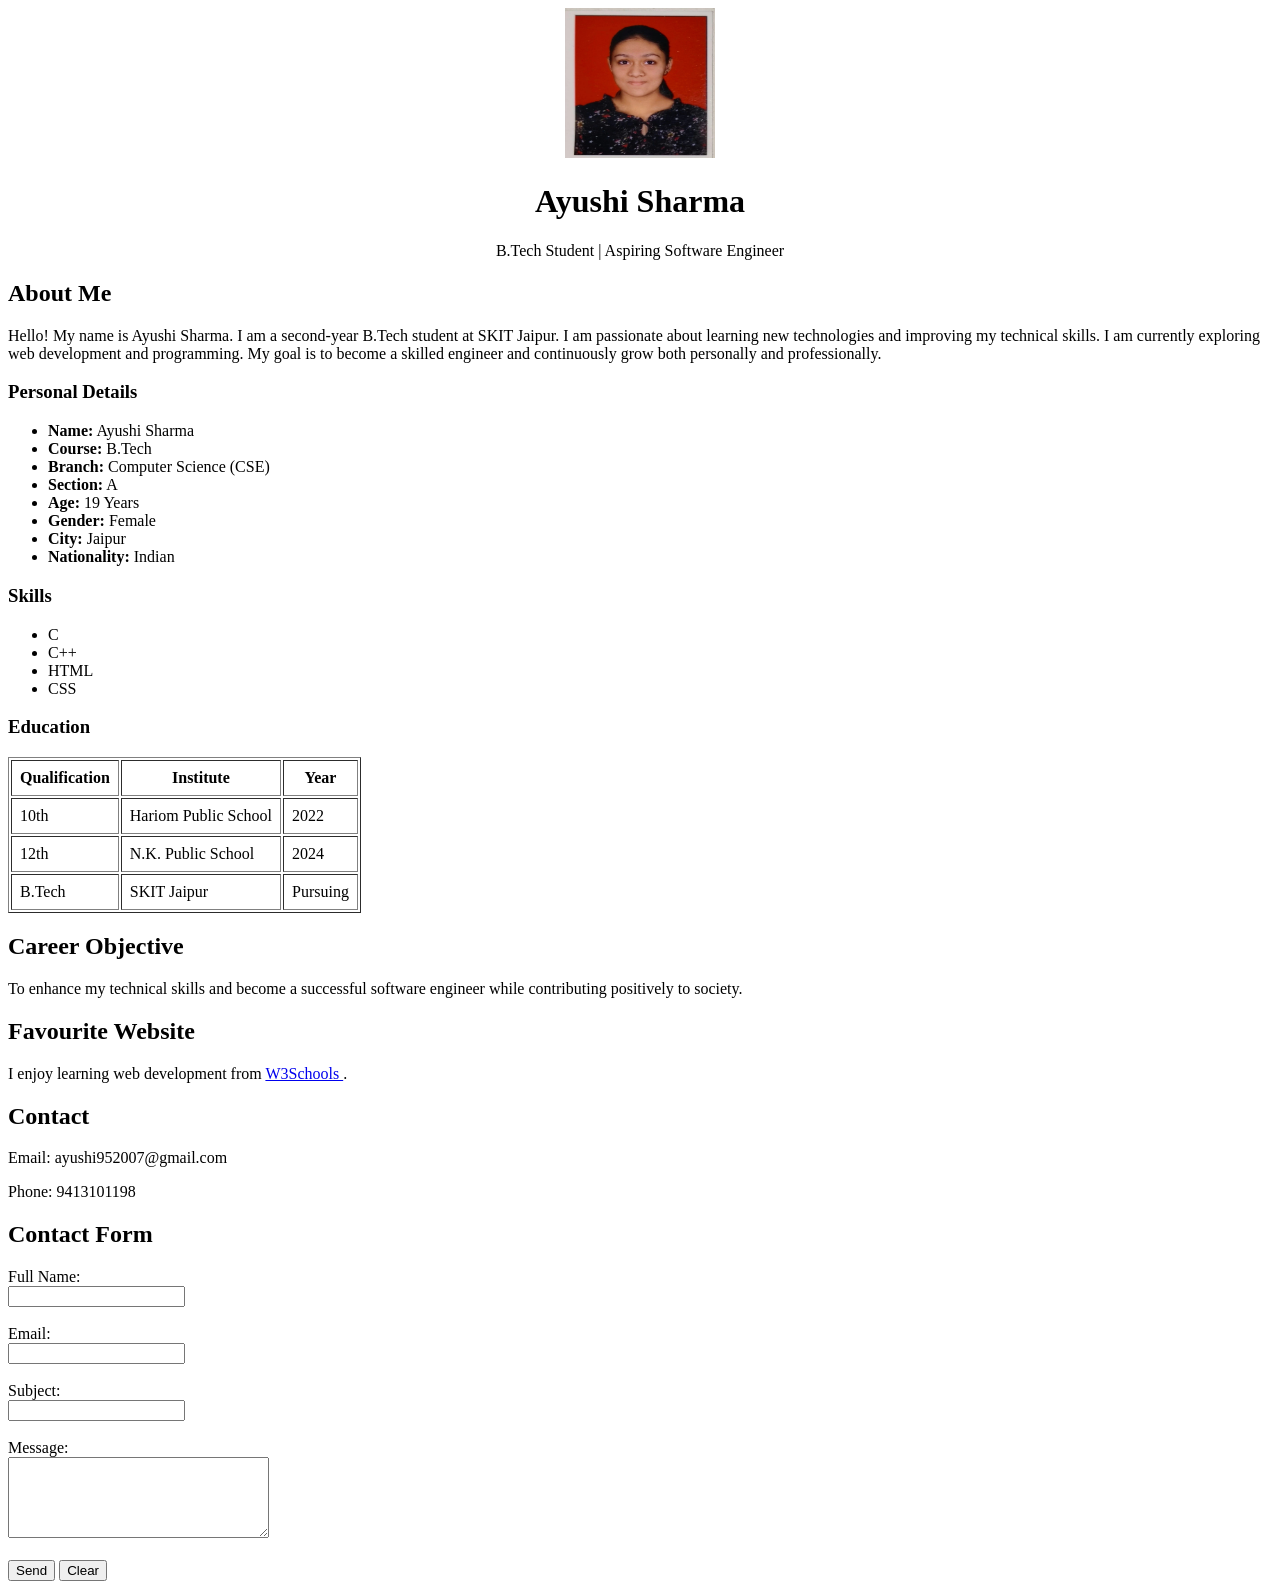
<file: 25ESKCS060/Day1/index.html>
<!DOCTYPE html>
<html lang="en">
<head>
    <meta charset="UTF-8">
    <meta name="viewport" content="width=device-width, initial-scale=1.0">
    <title>Student Profile</title>
</head>

<body>

    <header>
        <center>
            <img src="profile.jpeg" alt="Profile Photo" width="150" height="150">
            <h1>Ayushi Sharma</h1>
            <p>B.Tech Student | Aspiring Software Engineer</p>
        </center>
    </header>

    <section>
        <h2>About Me</h2>

        <p>
            Hello! My name is Ayushi Sharma. I am a second-year B.Tech student at
            SKIT Jaipur. I am passionate about learning new technologies and
            improving my technical skills. I am currently exploring web development
            and programming. My goal is to become a skilled engineer and
            continuously grow both personally and professionally.
        </p>

        <h3>Personal Details</h3>
        <ul>
            <li><b>Name:</b> Ayushi Sharma</li>
            <li><b>Course:</b> B.Tech</li>
            <li><b>Branch:</b> Computer Science (CSE)</li>
            <li><b>Section:</b> A</li>
            <li><b>Age:</b> 19 Years</li>
            <li><b>Gender:</b> Female</li>
            <li><b>City:</b> Jaipur</li>
            <li><b>Nationality:</b> Indian</li>
        </ul>

        <h3>Skills</h3>
        <ul>
            <li>C</li>
            <li>C++</li>
            <li>HTML</li>
            <li>CSS</li>
        </ul>

        <h3>Education</h3>

        <table border="1" cellpadding="8">
            <tr>
                <th>Qualification</th>
                <th>Institute</th>
                <th>Year</th>
            </tr>

            <tr>
                <td>10th</td>
                <td>Hariom Public School</td>
                <td>2022</td>
            </tr>

            <tr>
                <td>12th</td>
                <td>N.K. Public School</td>
                <td>2024</td>
            </tr>

            <tr>
                <td>B.Tech</td>
                <td>SKIT Jaipur</td>
                <td>Pursuing</td>
            </tr>
        </table>
    </section>

    <section>
        <h2>Career Objective</h2>

        <p>
            To enhance my technical skills and become a successful software engineer
            while contributing positively to society.
        </p>
    </section>

    <section>
        <h2>Favourite Website</h2>

        <p>
            I enjoy learning web development from
            <a href="https://www.w3schools.com" target="_blank">
                W3Schools
            </a>.
        </p>
    </section>

    <section>
        <h2>Contact</h2>

        <p>Email: ayushi952007@gmail.com</p>
        <p>Phone: 9413101198</p>
    </section>

    <section>
        <h2>Contact Form</h2>

        <form action="mailto:ayushi952007@gmail.com" method="post" enctype="text/plain">

            <label>Full Name:</label><br>
            <input type="text" name="Full Name" required><br><br>

            <label>Email:</label><br>
            <input type="email" name="Email" required><br><br>

            <label>Subject:</label><br>
            <input type="text" name="Subject" required><br><br>

            <label>Message:</label><br>
            <textarea name="Message" rows="5" cols="30" required></textarea><br><br>

            <input type="submit" value="Send">
            <input type="reset" value="Clear">

        </form>
    </section>

</body>
</html>
</file>
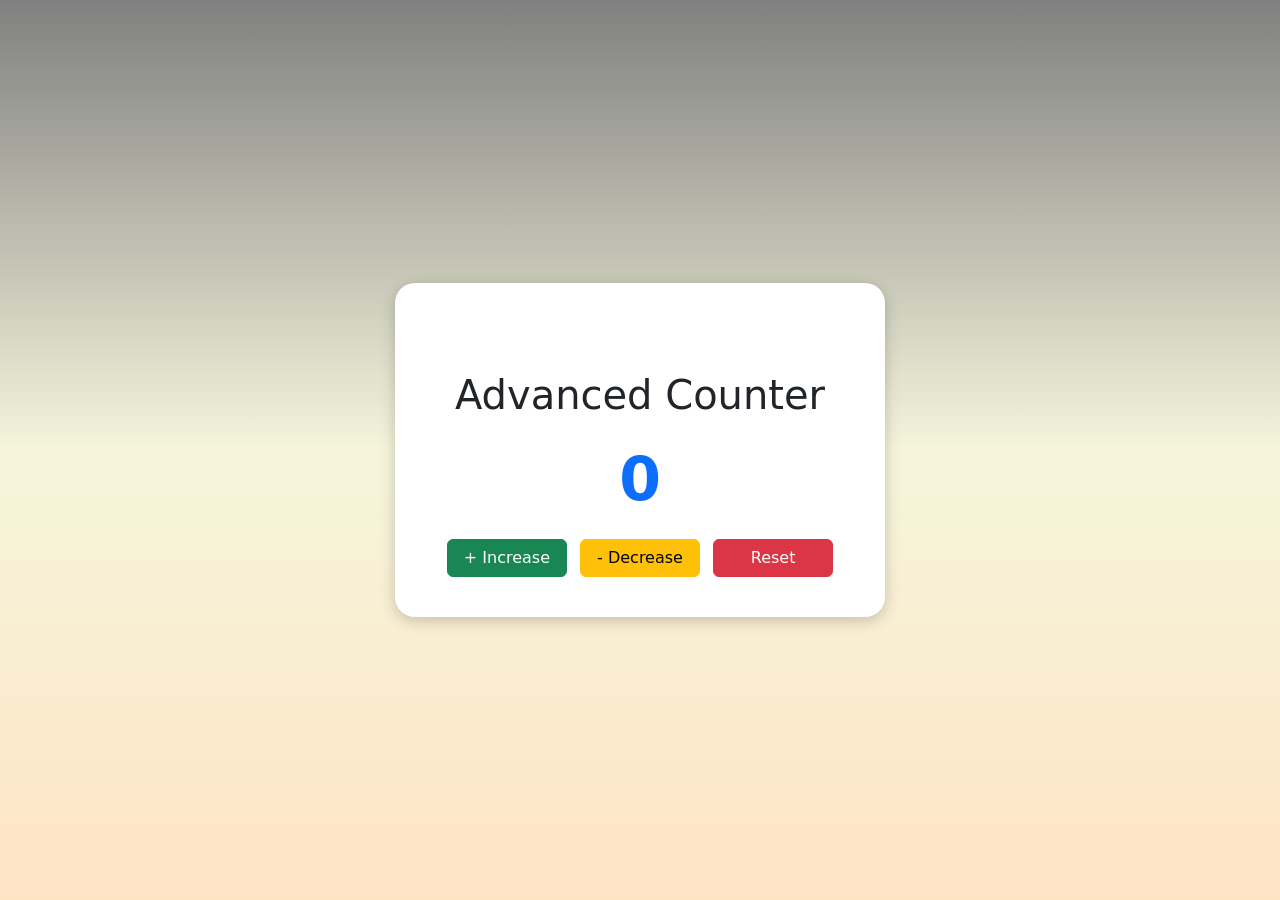
<file: 25ESKCS060/Day4(COUNTER)/index.html>
<!DOCTYPE html>
<html lang="en">
<head>
    <meta charset="UTF-8">
    <meta name="viewport" content="width=device-width, initial-scale=1.0">
    <title>Advanced Counter</title>
<link rel="stylesheet" href="index.css">
    <link href="https://cdn.jsdelivr.net/npm/bootstrap@5.3.8/dist/css/bootstrap.min.css" rel="stylesheet">
</head>
<body>
    <div class ="counter-box">
    <div class="container text-center mt-5">

        <h1>Advanced Counter</h1>

        <h2 id="count" class="my-4">0</h2>

        <button class="btn btn-success" id="increaseBtn">
            + Increase
        </button>

        <button class="btn btn-warning mx-2" id="decreaseBtn">
            - Decrease
        </button>

        <button class="btn btn-danger" id="resetBtn">
            Reset
        </button>

    </div>
</div>
    <script src="index.js"></script>

</body>
</html>
</file>
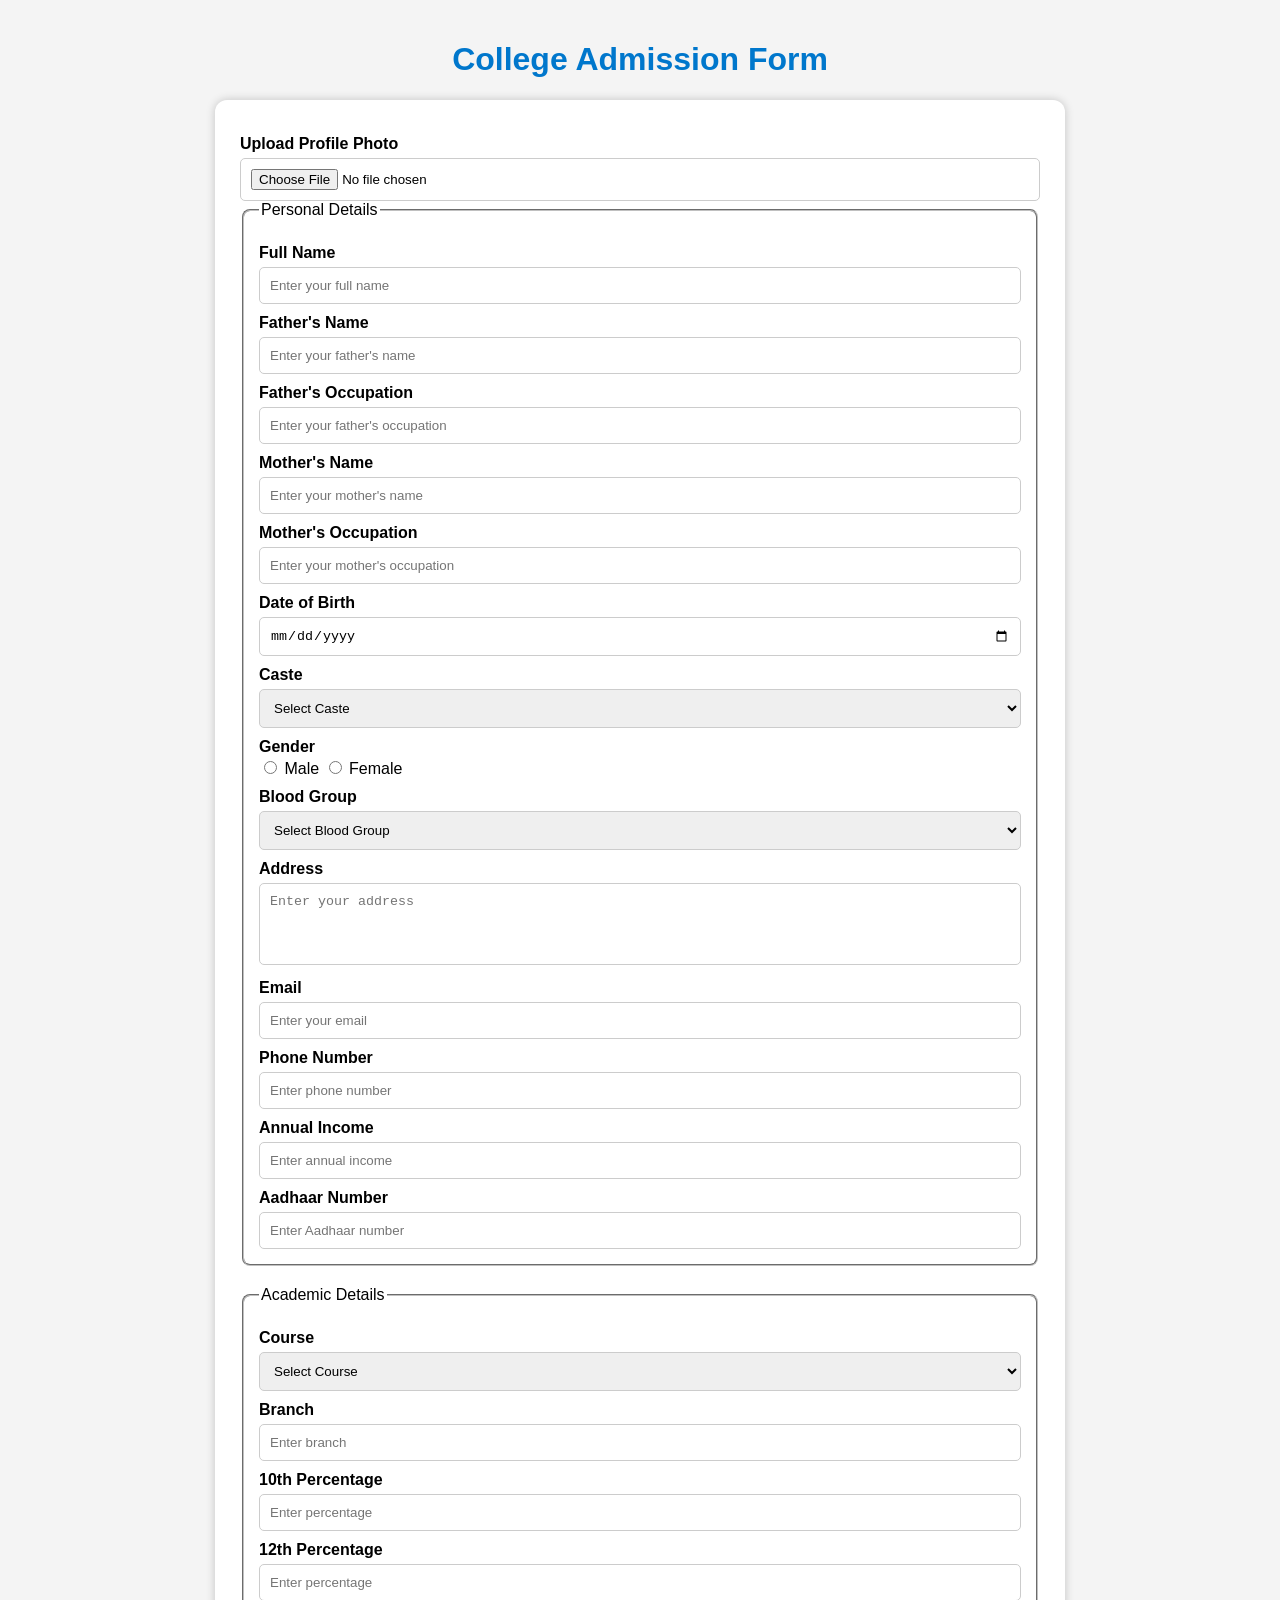
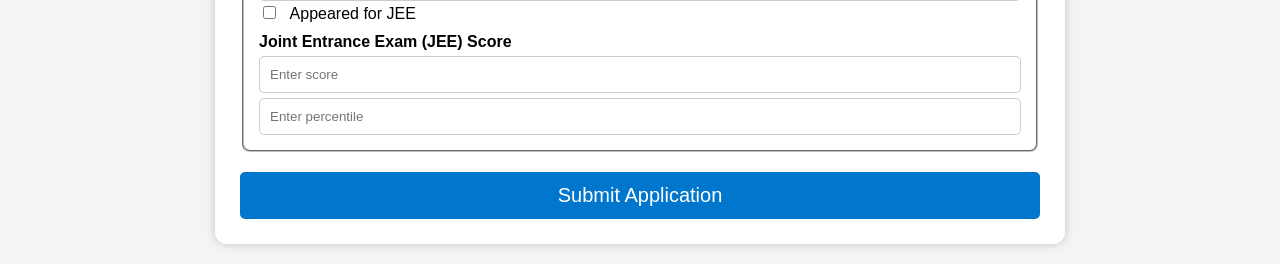
<file: 25ESKCS060/Day2/form.html>
<!DOCTYPE html>
<html>
<head>
    <title>College Admission Form</title>
    <link rel="stylesheet" type="text/css" href="form.css">

</head>

<body>

     <h1>College Admission Form</h1>

     <div class="container">

      <profile-image>
        <label for="profile-image">Upload Profile Photo</label>
        <input type="file" id="profile-image" accept="image/*">
    </profile-image>

     <fieldset>
            <legend>Personal Details</legend>
<form>
   
            <label>Full Name</label>
            <input type="text" placeholder="Enter your full name" required>

            <label>Father's Name</label>
            <input type="text" placeholder="Enter your father's name" required>

            <label>Father's Occupation</label>
            <input type="text" placeholder="Enter your father's occupation" required>

            <label>Mother's Name</label>
            <input type="text" placeholder="Enter your mother's name" required>

            <label>Mother's Occupation</label>
            <input type="text" placeholder="Enter your mother's occupation" required>

             <label>Date of Birth</label>
            <input type="date" required>

            <label>Caste</label>
            <select required>
                <option value="">Select Caste</option>
                <option>General</option>
                <option>OBC</option>
                <option>SC</option>
                <option>ST</option>
            </select>

            <label>Gender</label>
            <input class="gender" type="radio" name="gender"> Male
            <input class="gender" type="radio" name="gender"> Female

            <label>Blood Group</label>
            <select required>
                <option value="">Select Blood Group</option>
                <option>A+</option>
                <option>A-</option>
                <option>B+</option>
                <option>B-</option>
                <option>AB+</option>
                <option>AB-</option>
                <option>O+</option>
                <option>O-</option>
            </select>

            <label>Address</label>
            <textarea rows="4" placeholder="Enter your address" required></textarea>

            <label>Email</label>
            <input type="email" placeholder="Enter your email" required>

            <label>Phone Number</label>
            <input type="tel" placeholder="Enter phone number" required>

            <label>Annual Income</label>
            <input type="number" placeholder="Enter annual income" required>

            <label>Aadhaar Number</label>
            <input type="text" placeholder="Enter Aadhaar number" required>

        </fieldset>

        <fieldset>
            <legend>Academic Details</legend>

            <label>Course</label>
            <select required>
                <option value="">Select Course</option>
                <option>B.Tech</option>
                <option>M.Tech</option>
                <option>B.Sc</option>
                <option>M.Sc</option>
                <option>BBA</option>
                <option>MBA</option>
                <option>BCA</option>
                <option>MCA</option>
                <option>B.Pharm</option>
                <option>M.Pharm</option>
            </select>

            <label>Branch</label>
            <input type="text" placeholder="Enter branch" required>

            <label>10th Percentage</label>
            <input type="number" min="0" max="100" placeholder="Enter percentage" required>

            <label>12th Percentage</label>
            <input type="number" min="0" max="100" placeholder="Enter percentage" required>

               <input class="jee-appeared" type="checkbox" name="jee-appeared" optional> Appeared for JEE
            <label>Joint Entrance Exam (JEE) Score</label>
            <input type="number" min="0" max="300" placeholder="Enter score">
            <input type="number" min="0" max="100" name="jee-percentile" placeholder="Enter percentile">
        </fieldset>


        <button type="submit">Submit Application</button>

    </form>

</div>

</body>
</html>
</file>
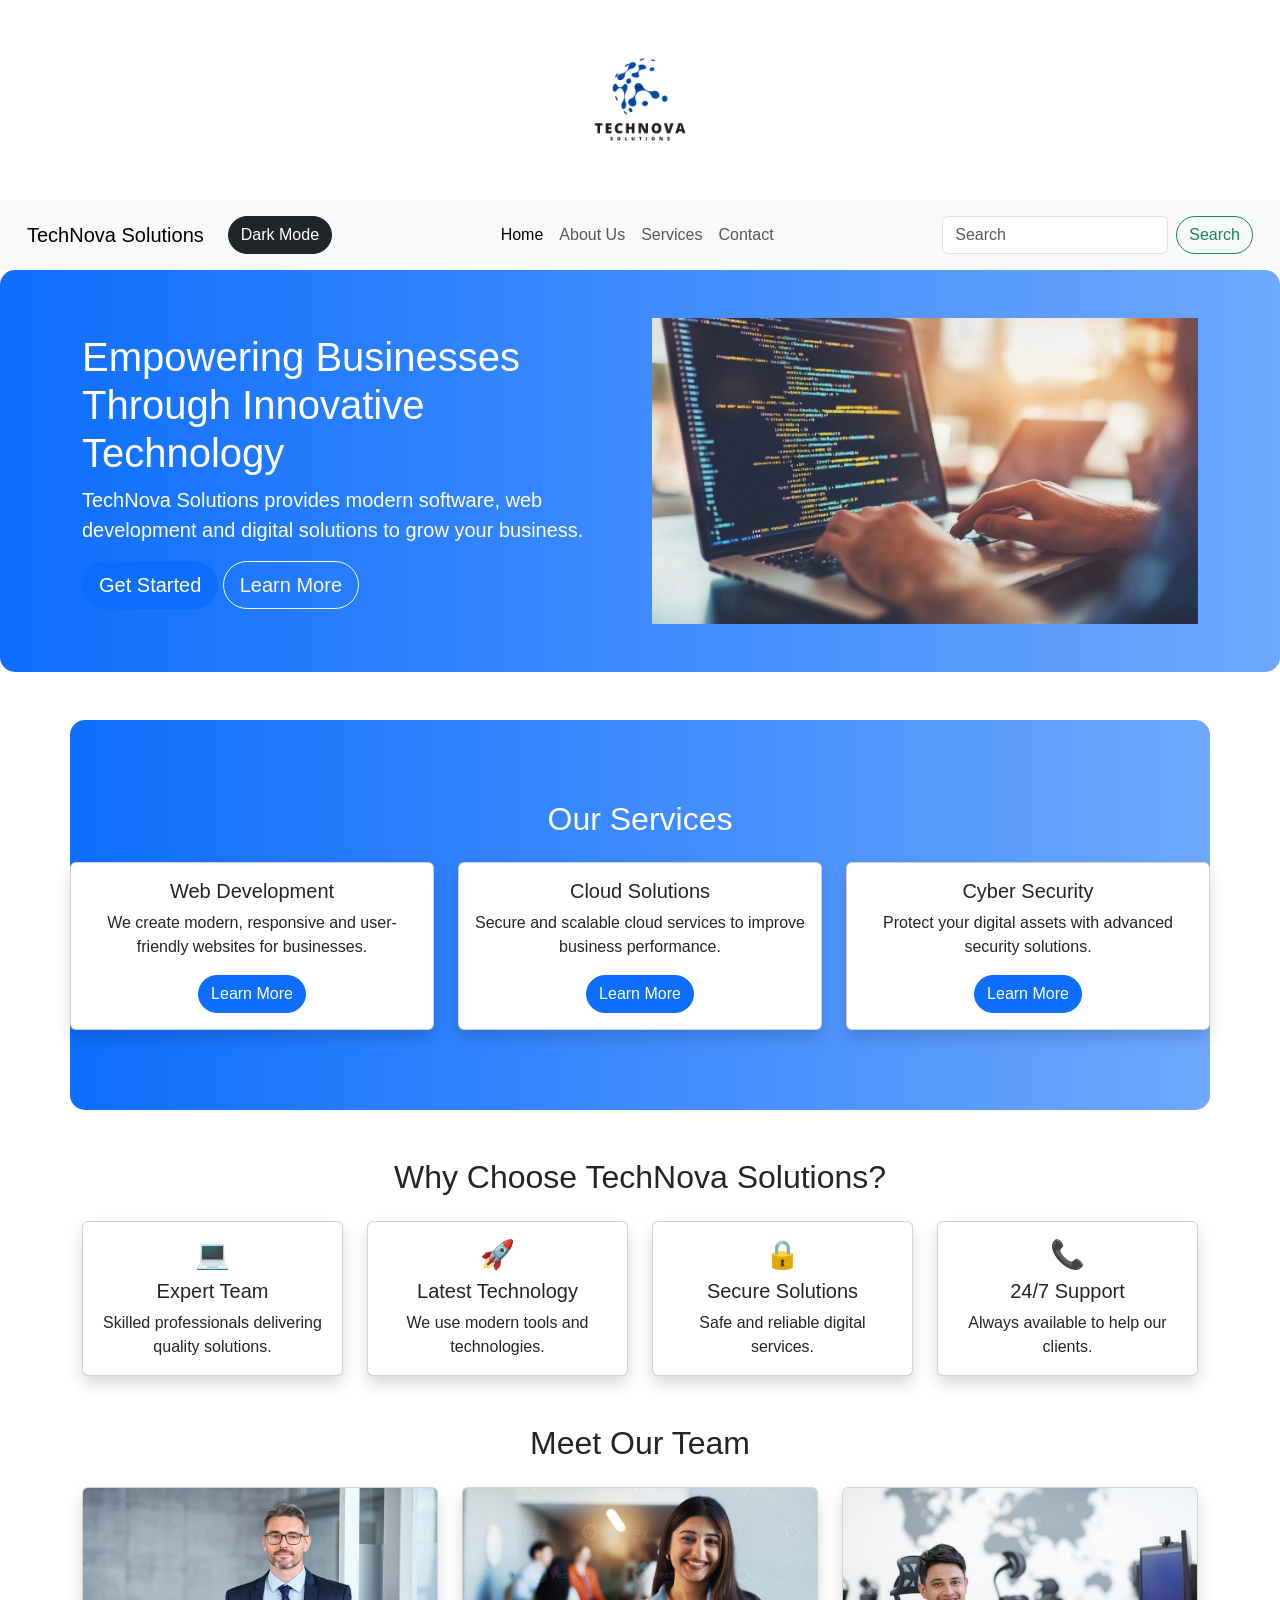
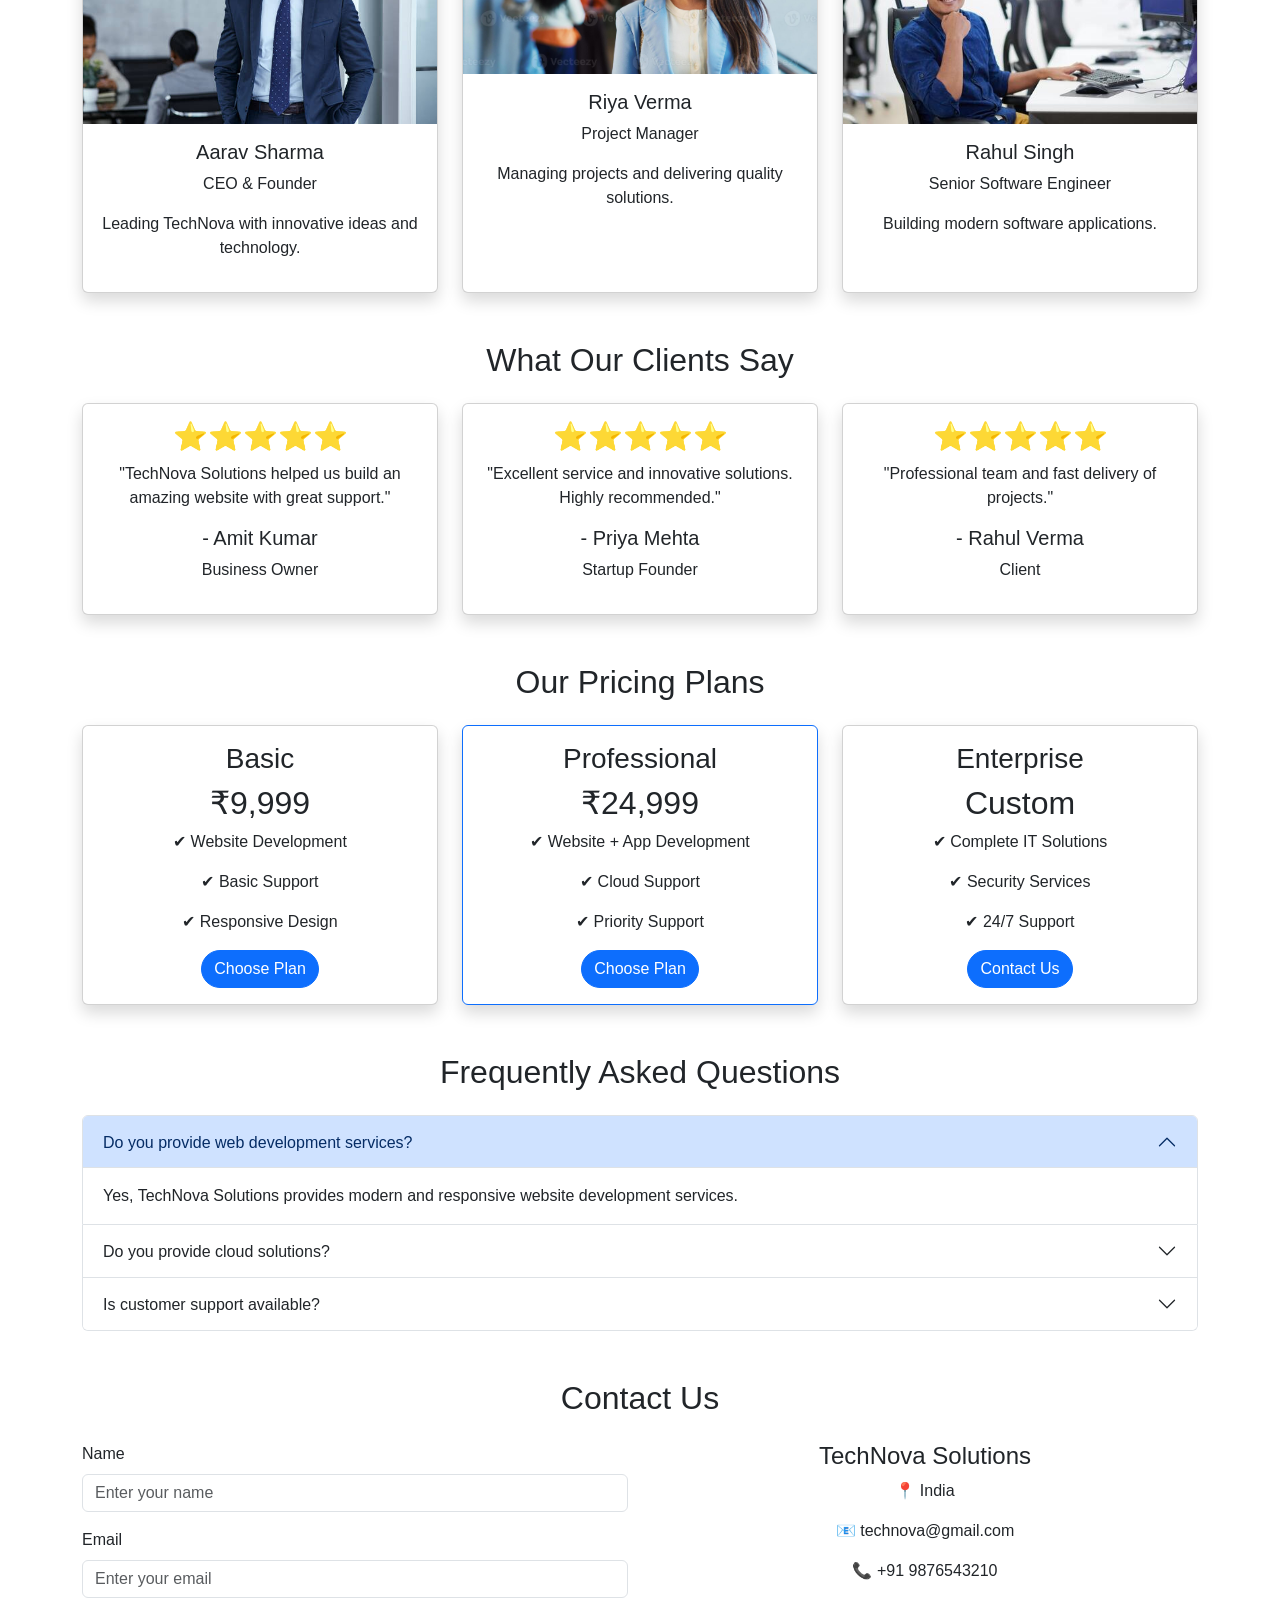
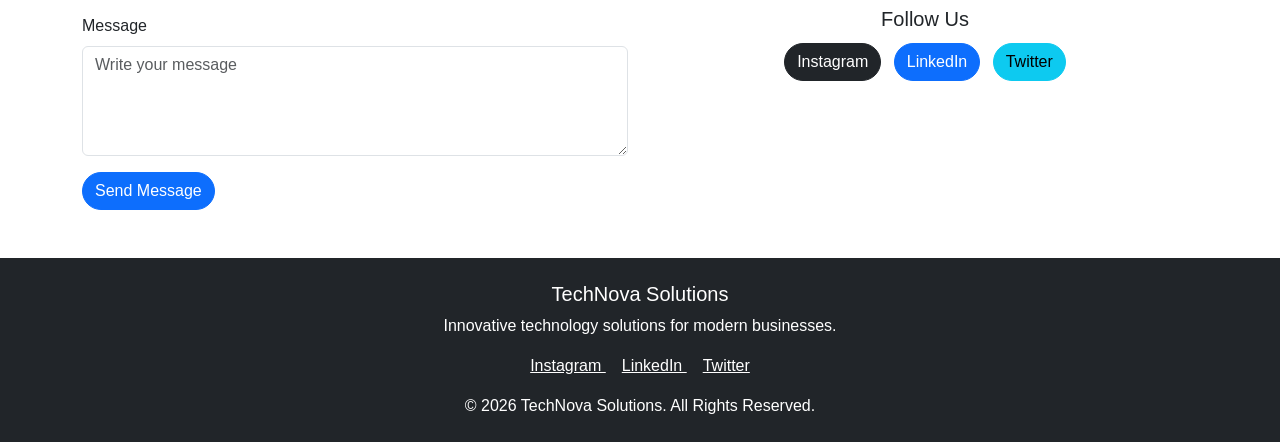
<file: 25ESKCS060/Day4/landing_page.html>
<!DOCTYPE html>
<html lang="en">
<head>
    <meta charset="UTF-8">
    <meta name="viewport" content="width=device-width, initial-scale=1.0">
    <title>TechNova Solutions</title>

  <link href="https://cdn.jsdelivr.net/npm/bootstrap@5.3.8/dist/css/bootstrap.min.css" rel="stylesheet">
    <link rel="stylesheet" href="landing_page.css">

    </head>

<body>

    <div class="text-center">
        <a class="navbar-brand" href="#">
            <img src="technova solutions logo - Copy.png" alt="TechNova Logo" width="200" height="200">
        </a>
    </div>

    <nav class="navbar navbar-expand-lg bg-body-tertiary">

        <div class="container-fluid">

            <a class="navbar-brand" href="#services">TechNova Solutions</a>

            <button class="navbar-toggler" type="button"
                data-bs-toggle="collapse"
                data-bs-target="#navbarSupportedContent"
                aria-controls="navbarSupportedContent"
                aria-expanded="false"
                aria-label="Toggle navigation">

                <span class="navbar-toggler-icon"></span>

            </button>

            <button class="btn btn-dark ms-2" id="darkModeBtn">
    Dark Mode
</button>

            <div class="collapse navbar-collapse" id="navbarSupportedContent">

                <ul class="navbar-nav mx-auto mb-2 mb-lg-0">

                    <li class="nav-item">
                        <a class="nav-link active" aria-current="page" href="#">Home</a>
                    </li>

                    <li class="nav-item">
                        <a class="nav-link" href="#">About Us</a>
                    </li>

                    <li class="nav-item">
                        <a class="nav-link" href="#">Services</a>
                    </li>

                    <li class="nav-item">
                        <a class="nav-link" href="#">Contact</a>
                    </li>

                </ul>

            
                <form class="d-flex" role="search">
                    <input class="form-control me-2"
                        type="search"
                        placeholder="Search"
                        aria-label="Search">

                    <button class="btn btn-outline-success"
                        type="submit">
                        Search
                    </button>
                </form>

            </div>

        </div>

    </nav>

   <!-- Hero Section -->

<section class="hero py-5">

    <div class="container">

        <div class="row align-items-center">

            <div class="col-md-6">

                <h1>Empowering Businesses Through Innovative Technology</h1>

                <p class="lead">
                    TechNova Solutions provides modern software,
                    web development and digital solutions to grow your business.
                </p>

                <button class="btn btn-primary btn-lg">
                    Get Started
                </button>

                <button class="btn btn-outline-light btn-lg">
                    Learn More
                </button>

            </div>

            <div class="col-md-6">

                <img src="software-developer-coding-laptop image.jpg"
                     class="img-fluid"
                     alt="Technology">

            </div>

        </div>

    </div>

</section>

<!-- Services Section Start -->

<section class="container mt-5 hero" id="services">

    <h2 class="text-center mb-4">
        Our Services
    </h2>


    <div class="row">


        <!-- Card 1 -->

        <div class="col-md-4">

            <div class="card h-100 shadow">

                <div class="card-body text-center">

                    <h5 class="card-title">
                        Web Development
                    </h5>

                    <p class="card-text">
                        We create modern, responsive and user-friendly websites for businesses.
                    </p>

                    <button class="btn btn-primary">
                        Learn More
                    </button>

                </div>

            </div>

        </div>



        <!-- Card 2 -->

        <div class="col-md-4">

            <div class="card h-100 shadow">

                <div class="card-body text-center">

                    <h5 class="card-title">
                        Cloud Solutions
                    </h5>

                    <p class="card-text">
                        Secure and scalable cloud services to improve business performance.
                    </p>

                    <button class="btn btn-primary">
                        Learn More
                    </button>

                </div>

            </div>

        </div>



        <!-- Card 3 -->

        <div class="col-md-4">

            <div class="card h-100 shadow">

                <div class="card-body text-center">

                    <h5 class="card-title">
                        Cyber Security
                    </h5>

                    <p class="card-text">
                        Protect your digital assets with advanced security solutions.
                    </p>

                    <button class="btn btn-primary">
                        Learn More
                    </button>

                </div>

            </div>

        </div>


    </div>


</section>

<!-- Services Section End -->


<!-- Why Choose Us Section Start -->

<section class="container mt-5" id="about">

    <h2 class="text-center mb-4">
        Why Choose TechNova Solutions?
    </h2>


    <div class="row">


        <!-- Box 1 -->

        <div class="col-md-3">

            <div class="card text-center shadow h-100">

                <div class="card-body">

                    <h3>
                        💻
                    </h3>

                    <h5 class="card-title">
                        Expert Team
                    </h5>

                    <p class="card-text">
                        Skilled professionals delivering quality solutions.
                    </p>

                </div>

            </div>

        </div>



        <!-- Box 2 -->

        <div class="col-md-3">

            <div class="card text-center shadow h-100">

                <div class="card-body">

                    <h3>
                        🚀
                    </h3>

                    <h5 class="card-title">
                        Latest Technology
                    </h5>

                    <p class="card-text">
                        We use modern tools and technologies.
                    </p>

                </div>

            </div>

        </div>



        <!-- Box 3 -->

        <div class="col-md-3">

            <div class="card text-center shadow h-100">

                <div class="card-body">

                    <h3>
                        🔒
                    </h3>

                    <h5 class="card-title">
                        Secure Solutions
                    </h5>

                    <p class="card-text">
                        Safe and reliable digital services.
                    </p>

                </div>

            </div>

        </div>



        <!-- Box 4 -->

        <div class="col-md-3">

            <div class="card text-center shadow h-100">

                <div class="card-body">

                    <h3>
                        📞
                    </h3>

                    <h5 class="card-title">
                        24/7 Support
                    </h5>

                    <p class="card-text">
                        Always available to help our clients.
                    </p>

                </div>

            </div>

        </div>


    </div>


</section>

<!-- Why Choose Us Section End -->


<!-- Team Section Start -->

<section class="container mt-5" id="team">

    <h2 class="text-center mb-4">
        Meet Our Team
    </h2>


    <div class="row">


        <!-- Team Member 1 -->

        <div class="col-md-4">

            <div class="card shadow h-100 text-center">

                <img src="ceo.jpg"
                class="card-img-top"
                alt="CEO">

                <div class="card-body">

                    <h5 class="card-title">
                          Aarav Sharma
                    </h5>

                    <p class="card-text">
                        CEO & Founder
                    </p>

                    <p>
                        Leading TechNova with innovative ideas and technology.
                    </p>

                </div>

            </div>

        </div>



        <!-- Team Member 2 -->

        <div class="col-md-4">

            <div class="card shadow h-100 text-center">

                <img src="project manager.jpg"
                     class="card-img-top"
                     alt="Manager">

                <div class="card-body">

                    <h5 class="card-title">
                        Riya Verma
                    </h5>

                    <p class="card-text">
                        Project Manager
                    </p>

                    <p>
                        Managing projects and delivering quality solutions.
                    </p>

                </div>

            </div>

        </div>



        <!-- Team Member 3 -->

        <div class="col-md-4">

            <div class="card shadow h-100 text-center">

                <img src="senior software engineer.jpg"
                     class="card-img-top"
                     alt="Developer">

                <div class="card-body">

                    <h5 class="card-title">
                        Rahul Singh
                    </h5>

                    <p class="card-text">
                        Senior Software Engineer
                    </p>

                    <p>
                        Building modern software applications.
                    </p>

                </div>

            </div>

        </div>


    </div>

</section>

<!-- Team Section End -->


<!-- Testimonials Section Start -->

<section class="container mt-5" id="testimonials">

    <h2 class="text-center mb-4">
        What Our Clients Say
    </h2>


    <div class="row">


        <!-- Review 1 -->

        <div class="col-md-4">

            <div class="card shadow h-100">

                <div class="card-body text-center">

                    <h3>
                        ⭐⭐⭐⭐⭐
                    </h3>

                    <p class="card-text">
                        "TechNova Solutions helped us build an amazing
                        website with great support."
                    </p>

                    <h5>
                        - Amit Kumar
                    </h5>

                    <p>
                        Business Owner
                    </p>

                </div>

            </div>

        </div>



        <!-- Review 2 -->

        <div class="col-md-4">

            <div class="card shadow h-100">

                <div class="card-body text-center">

                    <h3>
                        ⭐⭐⭐⭐⭐
                    </h3>

                    <p class="card-text">
                        "Excellent service and innovative solutions.
                        Highly recommended."
                    </p>

                    <h5>
                        - Priya Mehta
                    </h5>

                    <p>
                        Startup Founder
                    </p>

                </div>

            </div>

        </div>



        <!-- Review 3 -->

        <div class="col-md-4">

            <div class="card shadow h-100">

                <div class="card-body text-center">

                    <h3>
                        ⭐⭐⭐⭐⭐
                    </h3>

                    <p class="card-text">
                        "Professional team and fast delivery of projects."
                    </p>

                    <h5>
                        - Rahul Verma
                    </h5>

                    <p>
                        Client
                    </p>

                </div>

            </div>

        </div>


    </div>


</section>

<!-- Testimonials Section End -->


<!-- Pricing Section Start -->

<section class="container mt-5" id="pricing">

    <h2 class="text-center mb-4">
        Our Pricing Plans
    </h2>


    <div class="row">


        <!-- Basic Plan -->

        <div class="col-md-4">

            <div class="card shadow text-center h-100">

                <div class="card-body">

                    <h3 class="card-title">
                        Basic
                    </h3>

                    <h2>
                        ₹9,999
                    </h2>

                    <p>
                        ✔ Website Development
                    </p>

                    <p>
                        ✔ Basic Support
                    </p>

                    <p>
                        ✔ Responsive Design
                    </p>

                    <button class="btn btn-primary">
                        Choose Plan
                    </button>

                </div>

            </div>

        </div>



        <!-- Professional Plan -->

        <div class="col-md-4">

            <div class="card shadow text-center h-100 border-primary">

                <div class="card-body">

                    <h3 class="card-title">
                        Professional
                    </h3>

                    <h2>
                        ₹24,999
                    </h2>

                    <p>
                        ✔ Website + App Development
                    </p>

                    <p>
                        ✔ Cloud Support
                    </p>

                    <p>
                        ✔ Priority Support
                    </p>

                    <button class="btn btn-primary">
                        Choose Plan
                    </button>

                </div>

            </div>

        </div>



        <!-- Enterprise Plan -->

        <div class="col-md-4">

            <div class="card shadow text-center h-100">

                <div class="card-body">

                    <h3 class="card-title">
                        Enterprise
                    </h3>

                    <h2>
                        Custom
                    </h2>

                    <p>
                        ✔ Complete IT Solutions
                    </p>

                    <p>
                        ✔ Security Services
                    </p>

                    <p>
                        ✔ 24/7 Support
                    </p>

                    <button class="btn btn-primary">
                        Contact Us
                    </button>

                </div>

            </div>

        </div>


    </div>


</section>

<!-- Pricing Section End -->

<!-- FAQ Section Start -->

<section class="container mt-5" id="faq">

    <h2 class="text-center mb-4">
        Frequently Asked Questions
    </h2>


    <div class="accordion" id="faqAccordion">


        <!-- Question 1 -->

        <div class="accordion-item">

            <h2 class="accordion-header">

                <button class="accordion-button"
                type="button"
                data-bs-toggle="collapse"
                data-bs-target="#questionOne">

                Do you provide web development services?

                </button>

            </h2>


            <div id="questionOne"
            class="accordion-collapse collapse show"
            data-bs-parent="#faqAccordion">

                <div class="accordion-body">

                    Yes, TechNova Solutions provides
                    modern and responsive website development services.

                </div>

            </div>

        </div>



        <!-- Question 2 -->

        <div class="accordion-item">

            <h2 class="accordion-header">

                <button class="accordion-button collapsed"
                type="button"
                data-bs-toggle="collapse"
                data-bs-target="#questionTwo">

                Do you provide cloud solutions?

                </button>

            </h2>


            <div id="questionTwo"
            class="accordion-collapse collapse"
            data-bs-parent="#faqAccordion">

                <div class="accordion-body">

                    Yes, we provide secure and scalable cloud solutions.

                </div>

            </div>

        </div>



        <!-- Question 3 -->

        <div class="accordion-item">

            <h2 class="accordion-header">

                <button class="accordion-button collapsed"
                type="button"
                data-bs-toggle="collapse"
                data-bs-target="#questionThree">

                Is customer support available?

                </button>

            </h2>


            <div id="questionThree"
            class="accordion-collapse collapse"
            data-bs-parent="#faqAccordion">

                <div class="accordion-body">

                    Yes, our support team is available 24/7.

                </div>

            </div>

        </div>


    </div>


</section>

<!-- FAQ Section End -->



<!-- Contact Section Start -->

<section class="container mt-5" id="contact">

    <h2 class="text-center mb-4">
        Contact Us
    </h2>


    <div class="row">


        <!-- Contact Form -->

        <div class="col-md-6">

            <form id="contactForm">

                <div class="mb-3">

                    <label class="form-label">
                        Name
                    </label>

                    <input type="text"
class="form-control"
id="name"
placeholder="Enter your name">

<small id="nameError" class="text-danger"></small>

                </div>


                <div class="mb-3">

                    <label class="form-label">
                        Email
                    </label>

                    <input type="email"
class="form-control"
id="email"
placeholder="Enter your email">

<small id="emailError" class="text-danger"></small>

                </div>


                <div class="mb-3">

                    <label class="form-label">
                        Message
                    </label>

                    <textarea id="message" class="form-control"
                    rows="4"
                    placeholder="Write your message"></textarea>

                </div>


               <button type="submit" class="btn btn-primary">
    Send Message
</button>


            </form>


        </div>



        <!-- Contact Info -->

        <div class="col-md-6 text-center">


            <h4>
                TechNova Solutions
            </h4>


            <p>
                📍 India
            </p>


            <p>
                📧 technova@gmail.com
            </p>


            <p>
                📞 +91 9876543210
            </p>


            <h5 class="mt-4">
                Follow Us
            </h5>


            <a href="#" class="btn btn-dark m-1">
                Instagram
            </a>


            <a href="#" class="btn btn-primary m-1">
                LinkedIn
            </a>


            <a href="#" class="btn btn-info m-1">
                Twitter
            </a>


        </div>


    </div>


</section>

<!-- Contact Section End -->

<!-- Footer Start -->

<footer class="bg-dark text-white text-center p-4 mt-5">

    <h5>
        TechNova Solutions
    </h5>

    <p>
        Innovative technology solutions for modern businesses.
    </p>


    <div>

        <a href="#" class="text-white me-3">
            Instagram
        </a>


        <a href="#" class="text-white me-3">
            LinkedIn
        </a>


        <a href="#" class="text-white">
            Twitter
        </a>

    </div>


    <p class="mt-3 mb-0">
        © 2026 TechNova Solutions. All Rights Reserved.
    </p>


</footer>

<!-- Footer End -->

<script src="landing_page.js"></script>

<script src="https://cdn.jsdelivr.net/npm/bootstrap@5.3.8/dist/js/bootstrap.bundle.min.js"></script>

</body>
</html>
</file>
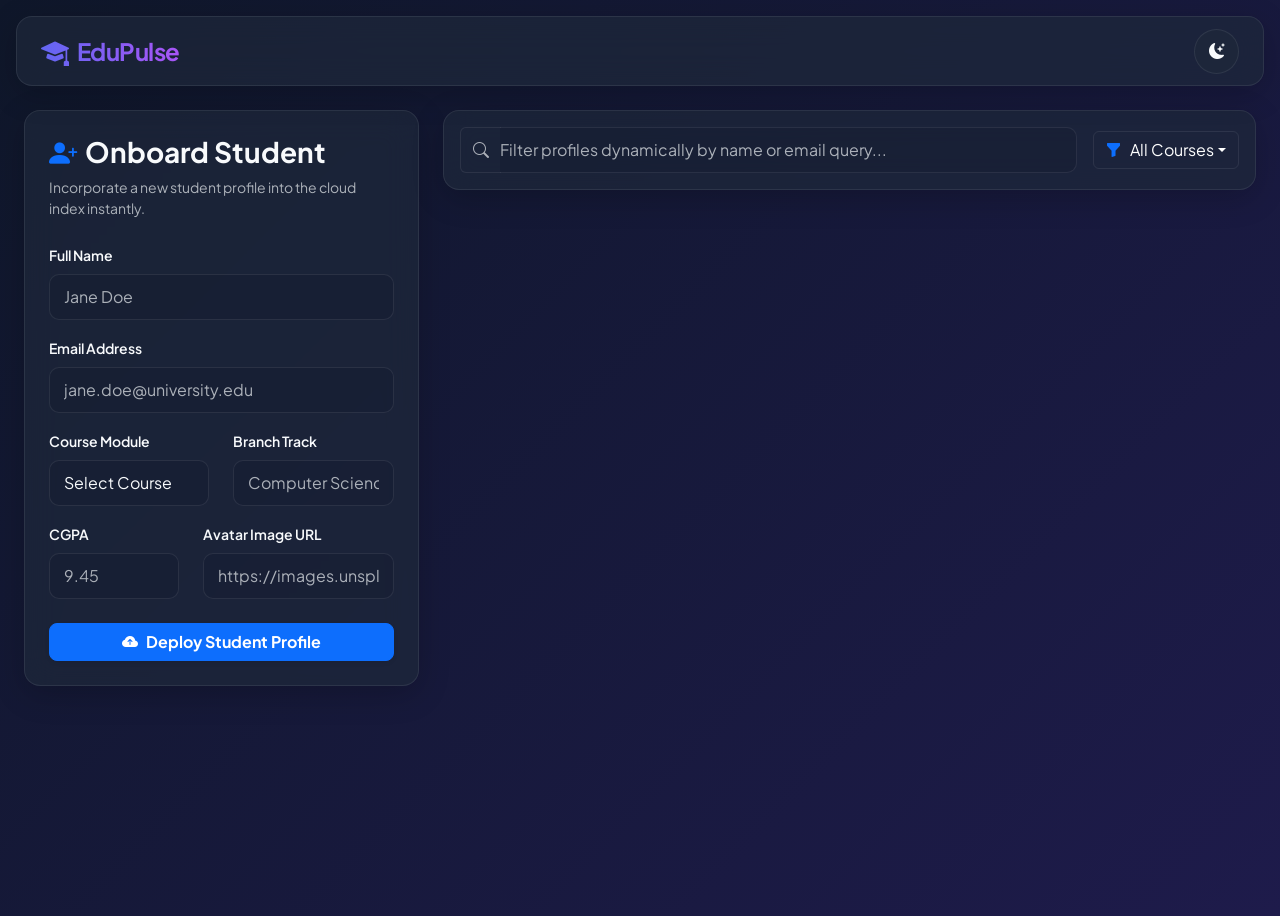
<file: 25ESKCS060/Day5/basic.html>
<!DOCTYPE html>
<html lang="en" data-bs-theme="dark">
<head>
    <meta charset="UTF-8">
    <meta name="viewport" content="width=device-width, initial-scale=1.0">
    <title>EduPulse // Premium Student Directory</title>
    <link href="https://cdn.jsdelivr.net/npm/bootstrap@5.3.2/dist/css/bootstrap.min.css" rel="stylesheet">
    <link rel="preconnect" href="https://fonts.googleapis.com">
    <link rel="preconnect" href="https://fonts.gstatic.com" crossorigin>
    <link href="https://fonts.googleapis.com/css2?family=Plus+Jakarta+Sans:wght@300;400;500;600;700&display=swap" rel="stylesheet">
    <link rel="stylesheet" href="https://cdn.jsdelivr.net/npm/bootstrap-icons@1.11.1/font/bootstrap-icons.css">

    <style>
        :root {
            --bg-gradient: linear-gradient(135deg, #0f172a 0%, #1e1b4b 100%);
            --glass-bg: rgba(30, 41, 59, 0.7);
            --glass-border: rgba(255, 255, 255, 0.08);
            --text-main: #f8fafc;
            --text-muted: #94a3b8;
            --accent-primary: #6366f1;
            --accent-glow: rgba(99, 102, 241, 0.15);
            --card-btn-bg: #4f46e5;
            --card-btn-active: #ef4444;
        }

        [data-bs-theme="light"] {
            --bg-gradient: linear-gradient(135deg, #f8fafc 0%, #e2e8f0 100%);
            --glass-bg: rgba(255, 255, 255, 0.75);
            --glass-border: rgba(15, 23, 42, 0.08);
            --text-main: #0f172a;
            --text-muted: #64748b;
            --accent-primary: #4f46e5;
            --accent-glow: rgba(79, 70, 229, 0.1);
            --card-btn-bg: #4f46e5;
            --card-btn-active: #dc3545;
        }

        body {
            font-family: 'Plus Jakarta Sans', sans-serif;
            background: var(--bg-gradient);
            color: var(--text-main);
            min-height: 100vh;
            transition: background 0.5s ease, color 0.3s ease;
            overflow-x: hidden;
        }

        /* Glassmorphism Classes */
        .glass-panel {
            background: var(--glass-bg);
            backdrop-filter: blur(16px);
            -webkit-backdrop-filter: blur(16px);
            border: 1px solid var(--glass-border);
            border-radius: 16px;
            box-shadow: 0 8px 32px 0 rgba(0, 0, 0, 0.2);
        }

        /* Navbar & Branding */
        .navbar-brand {
            font-weight: 700;
            letter-spacing: -0.5px;
            background: linear-gradient(90deg, #6366f1, #a855f7);
            background-clip: text;
            -webkit-background-clip: text;
            -webkit-text-fill-color: transparent;
        }

        /* Floating Interactive Student Cards */
        .student-card-wrapper {
            perspective: 1000px;
            transition: transform 0.3s ease;
        }

        .student-card {
            background: var(--glass-bg);
            backdrop-filter: blur(12px);
            border: 1px solid var(--glass-border);
            border-radius: 20px;
            overflow: hidden;
            transition: transform 0.5s cubic-bezier(0.25, 0.8, 0.25, 1), box-shadow 0.5s cubic-bezier(0.25, 0.8, 0.25, 1), border-color 0.3s ease;
            transform-style: preserve-3d;
        }

        .student-card:hover {
            transform: translateY(-8px) rotateX(4deg) rotateY(-2deg) scale(1.02);
            box-shadow: 0 20px 40px rgba(0, 0, 0, 0.3), 0 0 25px var(--accent-glow);
            border-color: var(--accent-primary);
        }

        .student-photo-container {
            position: relative;
            width: 110px;
            height: 110px;
            margin: 0 auto;
            border-radius: 50%;
            padding: 4px;
            background: linear-gradient(135deg, #6366f1, #a855f7);
            box-shadow: 0 8px 16px rgba(0,0,0,0.2);
        }

        .student-photo {
            width: 100%;
            height: 100%;
            object-fit: cover;
            border-radius: 50%;
            background-color: #334155;
        }

        /* Custom Details Drawer */
        .extra-details {
            display: none;
            border-top: 1px dashed var(--glass-border);
            margin-top: 15px;
            padding-top: 15px;
            font-size: 0.9rem;
        }

        /* Button Styling & Animated Transitions */
        .btn-toggle-details {
            background-color: var(--card-btn-bg);
            border: none;
            color: white;
            font-weight: 500;
            border-radius: 10px;
            padding: 8px 16px;
            transition: background-color 0.4s ease, transform 0.2s ease, box-shadow 0.2s ease;
        }
        
        .btn-toggle-details:hover {
            box-shadow: 0 4px 12px var(--accent-glow);
            transform: translateY(-1px);
        }

        /* Theme Switcher Toggle */
        .theme-switch-btn {
            width: 45px;
            height: 45px;
            border-radius: 50%;
            display: flex;
            align-items: center;
            justify-content: center;
            cursor: pointer;
            border: 1px solid var(--glass-border);
            background: var(--glass-bg);
            color: var(--text-main);
            transition: all 0.3s ease;
        }
        .theme-switch-btn:hover {
            transform: rotate(30deg);
            background: var(--accent-primary);
            color: white;
        }

        /* Form Controls Overrides */
        .form-control, .form-select {
            background: rgba(15, 23, 42, 0.2);
            border: 1px solid var(--glass-border);
            color: var(--text-main) !important;
            border-radius: 10px;
            padding: 10px 14px;
        }
        .form-control:focus, .form-select:focus {
            background: rgba(15, 23, 42, 0.4);
            border-color: var(--accent-primary);
            box-shadow: 0 0 0 3px var(--accent-glow);
        }
        .form-select option {
            background: #1e1b4b;
            color: #f8fafc;
        }
        [data-bs-theme="light"] .form-select option {
            background: #ffffff;
            color: #0f172a;
        }

        /* Dropdown Styling */
        .dropdown-menu {
            background: var(--glass-bg);
            backdrop-filter: blur(20px);
            border: 1px solid var(--glass-border);
        }
        .dropdown-item {
            color: var(--text-main);
            cursor: pointer;
        }
        .dropdown-item:hover {
            background-color: var(--accent-primary);
            color: white;
        }

        /* Empty State */
        #no-results {
            display: none;
            animation: fadeIn 0.5s ease forwards;
        }

        @keyframes fadeIn {
            from { opacity: 0; transform: translateY(10px); }
            to { opacity: 1; transform: translateY(0); }
        }
    </style>
</head>
<body>

    <nav class="navbar navbar-expand-lg glass-panel sticky-top mx-3 mt-3 px-4 py-2">
        <div class="container-fluid px-0">
            <a class="navbar-brand d-flex align-items-center gap-2" href="#">
                <i class="bi bi-mortarboard-fill fs-3 text-primary"></i>
                <span class="fs-4">EduPulse</span>
            </a>
            <div class="d-flex align-items-center gap-3 ms-auto">
                <button class="theme-switch-btn" id="theme-toggle" aria-label="Toggle Theme">
                    <i class="bi bi-moon-stars-fill" id="theme-icon"></i>
                </button>
            </div>
        </div>
    </nav>

    <div class="container-fluid px-4 py-4">
        <div class="row g-4">
            
            <div class="col-xl-4 col-lg-5">
                <div class="glass-panel p-4 position-sticky" style="top: 95px;">
                    <h3 class="mb-2 fw-bold text-gradient d-flex align-items-center gap-2">
                        <i class="bi bi-person-plus-fill text-primary"></i> Onboard Student
                    </h3>
                    <p class="text-muted small mb-4">Incorporate a new student profile into the cloud index instantly.</p>
                    
                    <form id="add-student-form" class="needs-validation" novalidate>
                        <div class="mb-3">
                            <label class="form-label small fw-semibold">Full Name</label>
                            <input type="text" id="form-name" class="form-control" placeholder="Jane Doe" required>
                        </div>
                        <div class="mb-3">
                            <label class="form-label small fw-semibold">Email Address</label>
                            <input type="email" id="form-email" class="form-control" placeholder="jane.doe@university.edu" required>
                        </div>
                        <div class="row">
                            <div class="col-md-6 mb-3">
                                <label class="form-label small fw-semibold">Course Module</label>
                                <select id="form-course" class="form-select" required>
                                    <option value="" disabled selected>Select Course</option>
                                    <option value="JavaScript">JavaScript</option>
                                    <option value="Web Development">Web Development</option>
                                    <option value="React">React</option>
                                    <option value="Python">Python</option>
                                    <option value="Data Science">Data Science</option>
                                    <option value="UI/UX Design">UI/UX Design</option>
                                </select>
                            </div>
                            <div class="col-md-6 mb-3">
                                <label class="form-label small fw-semibold">Branch Track</label>
                                <input type="text" id="form-branch" class="form-control" placeholder="Computer Science" required>
                            </div>
                        </div>
                        <div class="row">
                            <div class="col-md-5 mb-3">
                                <label class="form-label small fw-semibold">CGPA</label>
                                <input type="number" id="form-cgpa" class="form-control" step="0.01" min="0" max="10" placeholder="9.45" required>
                            </div>
                            <div class="col-md-7 mb-4">
                                <label class="form-label small fw-semibold">Avatar Image URL</label>
                                <input type="url" id="form-photo" class="form-control" placeholder="https://images.unsplash.com/..." required>
                            </div>
                        </div>
                        <button type="submit" class="btn btn-primary w-100 py-2.5 fw-bold rounded-3 shadow-sm d-flex align-items-center justify-content-center gap-2">
                            <i class="bi bi-cloud-arrow-up-fill"></i> Deploy Student Profile
                        </button>
                    </form>
                </div>
            </div>

            <div class="col-xl-8 col-lg-7">
                <div class="glass-panel p-3 mb-4 d-flex flex-column flex-md-row gap-3 justify-content-between align-items-center">
                    <div class="input-group style-search-group flex-grow-1">
                        <span class="input-group-text border-end-0 bg-transparent" style="border-color: var(--glass-border)">
                            <i class="bi bi-search text-muted"></i>
                        </span>
                        <input type="text" id="search-box" class="form-control border-start-0 ps-0" placeholder="Filter profiles dynamically by name or email query...">
                    </div>
                    
                    <div class="dropdown min-w-md-180 text-end">
                        <button class="btn btn-secondary dropdown-toggle bg-transparent border-1 w-100 text-start d-flex justify-content-between align-items-center text-main" type="button" id="courseFilterDropdown" data-bs-toggle="dropdown" aria-expanded="false" style="border-color: var(--glass-border)">
                            <span id="selected-course-label"><i class="bi bi-funnel-fill me-2 text-primary"></i>All Courses</span>
                        </button>
                        <ul class="dropdown-menu dropdown-menu-end w-100" aria-labelledby="courseFilterDropdown" id="course-filter-options">
                            <li><a class="dropdown-item active" data-value="All Courses">All Courses</a></li>
                            <li><a class="dropdown-item" data-value="JavaScript">JavaScript</a></li>
                            <li><a class="dropdown-item" data-value="Web Development">Web Development</a></li>
                            <li><a class="dropdown-item" data-value="React">React</a></li>
                            <li><a class="dropdown-item" data-value="Python">Python</a></li>
                            <li><a class="dropdown-item" data-value="Data Science">Data Science</a></li>
                            <li><a class="dropdown-item" data-value="UI/UX Design">UI/UX Design</a></li>
                        </ul>
                    </div>
                </div>

                <div class="row row-cols-1 row-cols-md-2 row-cols-xl-3 g-4" id="student-grid">
                    </div>

                <div id="no-results" class="text-center py-5 glass-panel mt-4">
                    <i class="bi bi-exclamation-diamond text-warning display-3 mb-3 d-block"></i>
                    <h4 class="fw-bold">No Students Found</h4>
                    <p class="text-muted mb-0">No records correspond to your selected filters or keywords.</p>
                </div>
            </div>

        </div>
    </div>

    <script src="https://code.jquery.com/jquery-3.7.1.min.js"></script>
    <script src="https://cdn.jsdelivr.net/npm/bootstrap@5.3.2/dist/js/bootstrap.bundle.min.js"></script>

    <script>
        // Global Array Containing Seed Data (5 base objects)
       let students = [];

fetch("https://jsonplaceholder.typicode.com/users")
.then((response) => response.json())
.then((data) => {

    students = data.map((user) => ({
        name: user.name,
        email: user.email,
        course: "Web Development",
        branch: user.company.name,
        cgpa: (Math.random() * 2 + 8).toFixed(2),
        photo: `https://i.pravatar.cc/150?img=${user.id}`
    }));

    renderStudents();
});

        // Active filter state memory variables
        let selectedCourse = "All Courses";
        let searchQuery = "";

        $(document).ready(function () {

    initTheme();


            // 1. Search Box input listener (keyup real-time)
            $('#search-box').on('keyup', function() {
                searchQuery = $(this).val().toLowerCase().trim();
                filterAndApplyGrid();
            });

            // 2. Dropdown Filter Option listener
            $('#course-filter-options').on('click', '.dropdown-item', function(e) {
                e.preventDefault();
                $('#course-filter-options .dropdown-item').removeClass('active');
                $(this).addClass('active');
                
                selectedCourse = $(this).data('value');
                $('#selected-course-label').html(`<i class="bi bi-funnel-fill me-2 text-primary"></i>${selectedCourse}`);
                
                filterAndApplyGrid();
            });

            // 3. SlideToggle Expand details & Button Color/Text Dynamic Manipulation Engine
            $('#student-grid').on('click', '.btn-toggle-details', function() {
                const $button = $(this);
                const $detailsDrawer = $button.closest('.student-card').find('.extra-details');
                
                $detailsDrawer.slideToggle(400, function() {
                    // Action checks after completion of slide toggle
                    if ($detailsDrawer.is(':visible')) {
                        $button.html('<i class="bi bi-chevron-up me-1"></i> Hide Details');
                        // Smoothly transition background state to active accent variant using jQuery css overrides
                        $button.css({
                            'background-color': 'var(--card-btn-active)'
                        });
                    } else {
                        $button.html('<i class="bi bi-chevron-down me-1"></i> Show Details');
                        $button.css({
                            'background-color': 'var(--card-btn-bg)'
                        });
                    }
                });
            });

            // 4. Form Submission Handling
            $('#add-student-form').on('submit', function(e) {
                e.preventDefault();
                
                // Form Native Constraints validation check
                if (!this.checkValidity()) {
                    e.stopPropagation();
                    $(this).addClass('was-validated');
                    return;
                }

                // Gather inputs via object packaging
                const newStudent = {
                    name: $('#form-name').val().trim(),
                    email: $('#form-email').val().trim(),
                    course: $('#form-course').val(),
                    branch: $('#form-branch').val().trim(),
                    cgpa: parseFloat($('#form-cgpa').val()).toFixed(2),
                    photo: $('#form-photo').val().trim()
                };

                // Add to array memory architecture
                students.unshift(newStudent);

                // UI Cleanup & Refresh
                renderStudents();
                this.reset();
                $(this).removeClass('was-validated');
            });

            // 5. Light/Dark Theme Switching System
            $('#theme-toggle').on('click', function() {
                let currentTheme = $('html').attr('data-bs-theme');
                let targetTheme = (currentTheme === 'dark') ? 'light' : 'dark';
                applyTheme(targetTheme);
            });
        });

        // Loop array and output templates structure securely via query layout injection
        function renderStudents() {
            filterAndApplyGrid();
        }

        // Combined filter pipeline parsing conditions simultaneously 
        function filterAndApplyGrid() {
            const $grid = $('#student-grid');
            $grid.empty();

            let matchedCount = 0;

            students.forEach((student) => {
                const matchesCourse = (selectedCourse === "All Courses" || student.course === selectedCourse);
                const matchesSearch = (student.name.toLowerCase().includes(searchQuery) || student.email.toLowerCase().includes(searchQuery));

                if (matchesCourse && matchesSearch) {
                    matchedCount++;
                    
                    // Template literal configuration structure mapping
                    const cardTemplate = `
                        <div class="col student-card-wrapper">
                            <div class="student-card p-4 h-100 d-flex flex-column justify-content-between">
                                <div>
                                    <div class="student-photo-container mb-3">
                                        <img src="${student.photo}" alt="${student.name}" class="student-photo" onerror="this.src='https://images.unsplash.com/photo-1535713875002-d1d0cf377fde?q=80&w=400'">
                                    </div>
                                    <div class="text-center mb-3">
                                        <h5 class="fw-bold mb-1 tracking-tight text-main">${student.name}</h5>
                                        <span class="badge rounded-pill px-3 py-2 bg-primary-subtle text-primary border border-primary-subtle">${student.course}</span>
                                    </div>
                                    
                                    <div class="extra-details">
                                        <div class="d-flex align-items-center gap-2 mb-2">
                                            <i class="bi bi-envelope-at text-muted"></i>
                                            <span class="text-truncate text-main" title="${student.email}">${student.email}</span>
                                        </div>
                                        <div class="d-flex align-items-center gap-2 mb-2">
                                            <i class="bi bi-diagram-3 text-muted"></i>
                                            <span class="text-main">${student.branch}</span>
                                        </div>
                                        <div class="d-flex align-items-center gap-2">
                                            <i class="bi bi-star-fill text-warning"></i>
                                            <span class="fw-bold text-main">CGPA: ${student.cgpa}</span>
                                        </div>
                                    </div>
                                </div>
                                
                                <div class="mt-4 pt-2 text-center border-0 bg-transparent">
                                    <button class="btn btn-toggle-details w-100 d-flex align-items-center justify-content-center gap-1">
                                        <i class="bi bi-chevron-down me-1"></i> Show Details
                                    </button>
                                </div>
                            </div>
                        </div>
                    `;
                    $grid.append(cardTemplate);
                }
            });

            // Toggle "No Students Found" indicator box visibility based on filtered output count
            if (matchedCount === 0) {
                $('#no-results').fadeIn(300);
            } else {
                $('#no-results').hide();
            }
        }

        // Theme persistent validation and processing engine
        function initTheme() {
            const savedTheme = localStorage.getItem('theme') || 'dark';
            applyTheme(savedTheme);
        }

        function applyTheme(theme) {
            $('html').attr('data-bs-theme', theme);
            localStorage.setItem('theme', theme);
            
            const $icon = $('#theme-icon');
            if (theme === 'dark') {
                $icon.removeClass('bi-sun-fill').addClass('bi-moon-stars-fill');
            } else {
                $icon.removeClass('bi-moon-stars-fill').addClass('bi-sun-fill');
            }
        }
    </script>
</body>
</html>
</file>
<file: 25ESKCS060/Day4(COUNTER)/index.css>
body{
    background: linear-gradient(grey,beige,bisque);
    min-height: 100vh;
    display: flex;
    justify-content: center;
    align-items: center;
    font-family: Arial, sans-serif;
}

.counter-box{
    background-color: white;
    padding: 40px;
    border-radius: 20px;
    box-shadow: 0px 4px 15px rgba(0,0,0,0.2);
    text-align: center;
}

#count{
    font-size: 60px;
    font-weight: bold;
    color: #0d6efd;
    margin: 20px 0;
}

button{
    margin: 5px;
    min-width: 120px;
}
</file>
<file: 25ESKCS060/Day2/form.css>
body{
            font-family: Arial, sans-serif;
            background: #f4f4f4;
            margin: 0;
            padding: 20px;
        }

        .container{
            max-width: 800px;
            margin: auto;
            background: white;
            padding: 25px;
            border-radius: 12px;
            box-shadow:  0 0 10px rgba(0,0,0,0.2);
        }

        img{
            display: rectangular;
            margin: auto;
            width: 150px;
            height: 150px;
            border-radius: 50%;
            overflow: hidden;
            margin-bottom: 20px;
        }

        h1{
            text-align: center;
            color: #0077cc;
        }

        fieldset{
            margin-bottom: 20px;
            border-radius: 8px;
            padding: 15px;
        }

        label{
            display: block;
            margin-top: 10px;
            font-weight: bold;
        }

        input, select, textarea{
            width: 100%;
            padding: 10px;
            margin-top: 5px;
            border: 1px solid #ccc;
            border-radius: 5px;
            box-sizing: border-box;
        }

        textarea{
            resize: none;
        }

        .gender{
            width: auto;
        }

        .jee-appeared{
            width: auto;
            margin-right: 10px;
        }

        button{
            background: #0077cc;
            color: white;
            border: none;
            padding: 12px 20px;
            border-radius: 5px;
            cursor: pointer;
            width: 100%;
            font-size: 20px;
        }

        button:hover{
            background: #005fa3;
        }
</file>
<file: 25ESKCS060/Day4/landing_page.css>
body{
    font-family: Arial, sans-serif;
}

.navbar{
    padding:15px;
}

.hero{
    background: linear-gradient(to right,#0d6efd,#6ea8fe);
    color:white;
    padding:80px 0;
    border-radius:15px;
}

.dark .hero{
    background:#444;
}

.dark .navbar{
    background-color:#1e1e1e !important;
}

.dark .nav-link,
.dark .navbar-brand{
    color:white !important;
}

.dark .form-control{
    background-color:#2b2b2b;
    color:white;
    border-color:#444;
}

.btn{
    border-radius:25px;
}

.card{
    transition:0.3s;
}

.card:hover{
    transform:translateY(-10px);
}

section{
    scroll-margin-top:80px;
}

.dark{
    background-color:#121212;
    color:white;
}

.dark .card{
    background-color:#1e1e1e;
    color:white;
}
</file>
